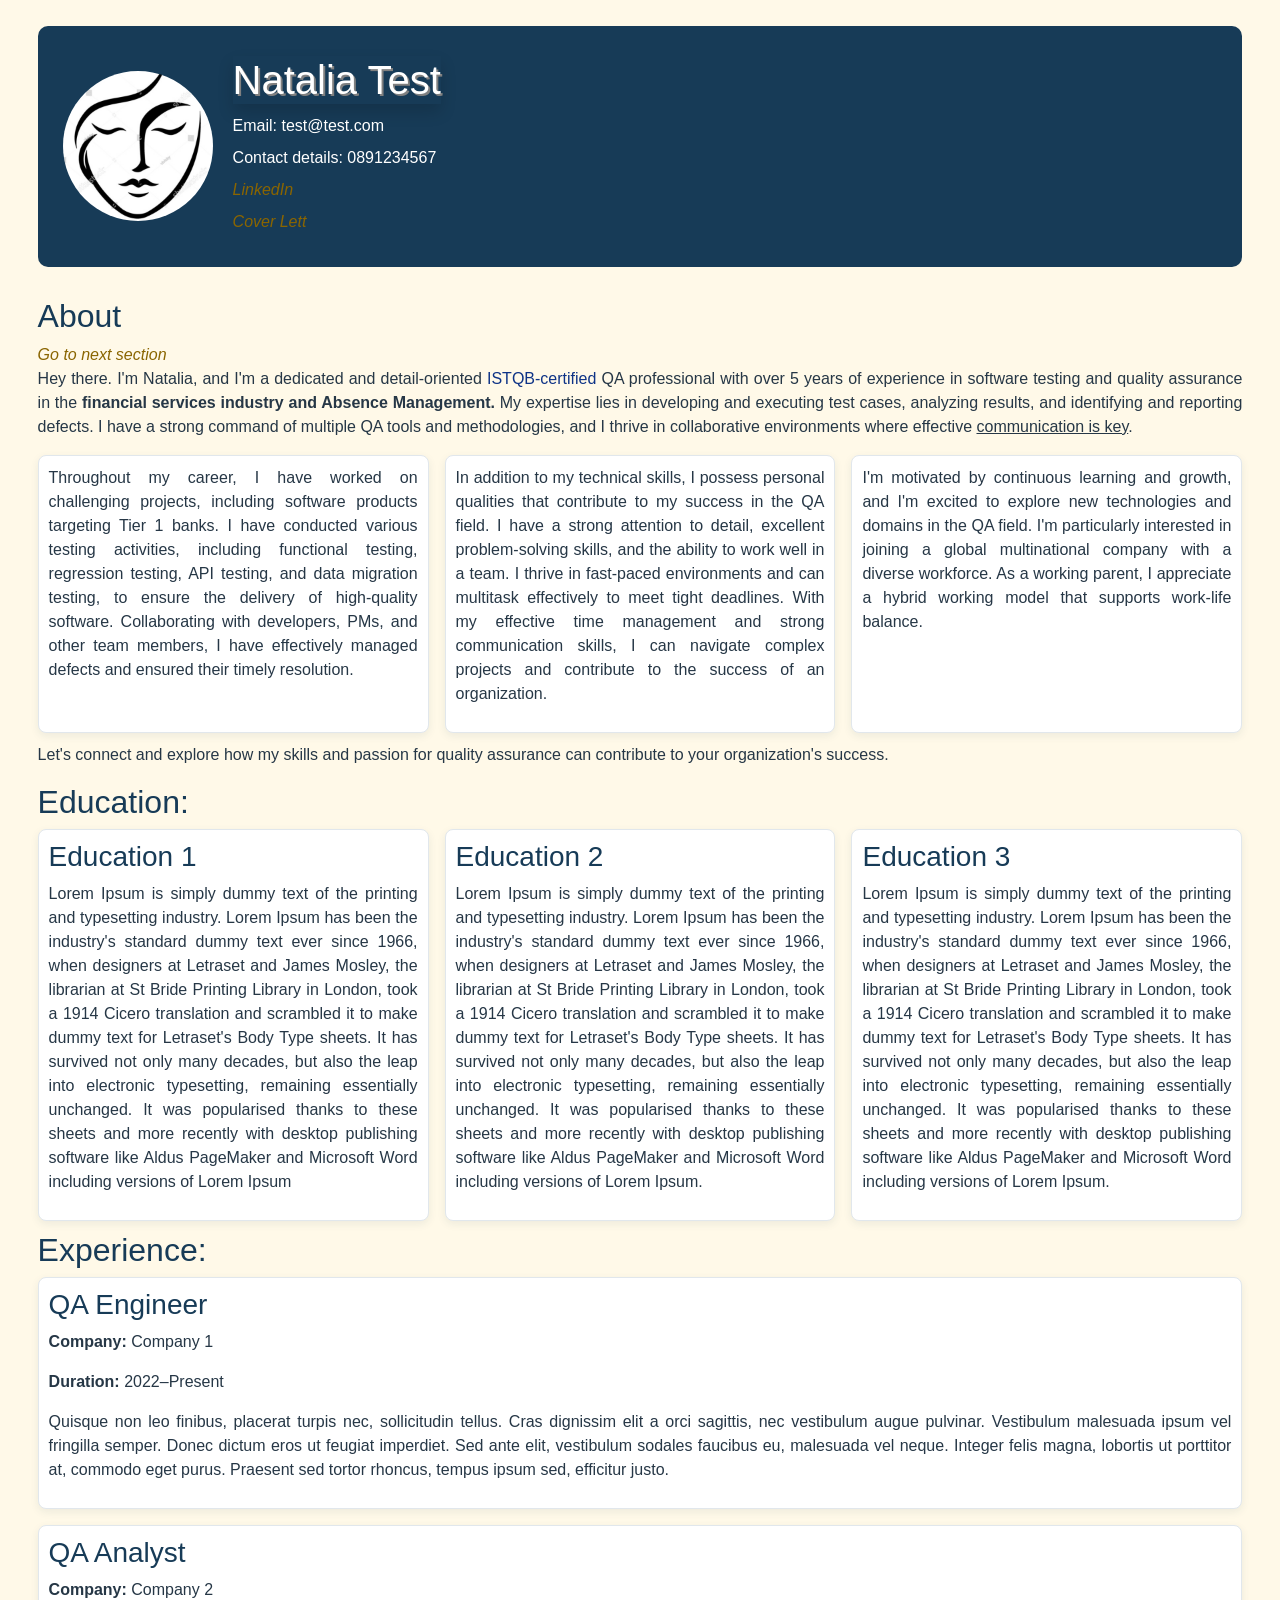
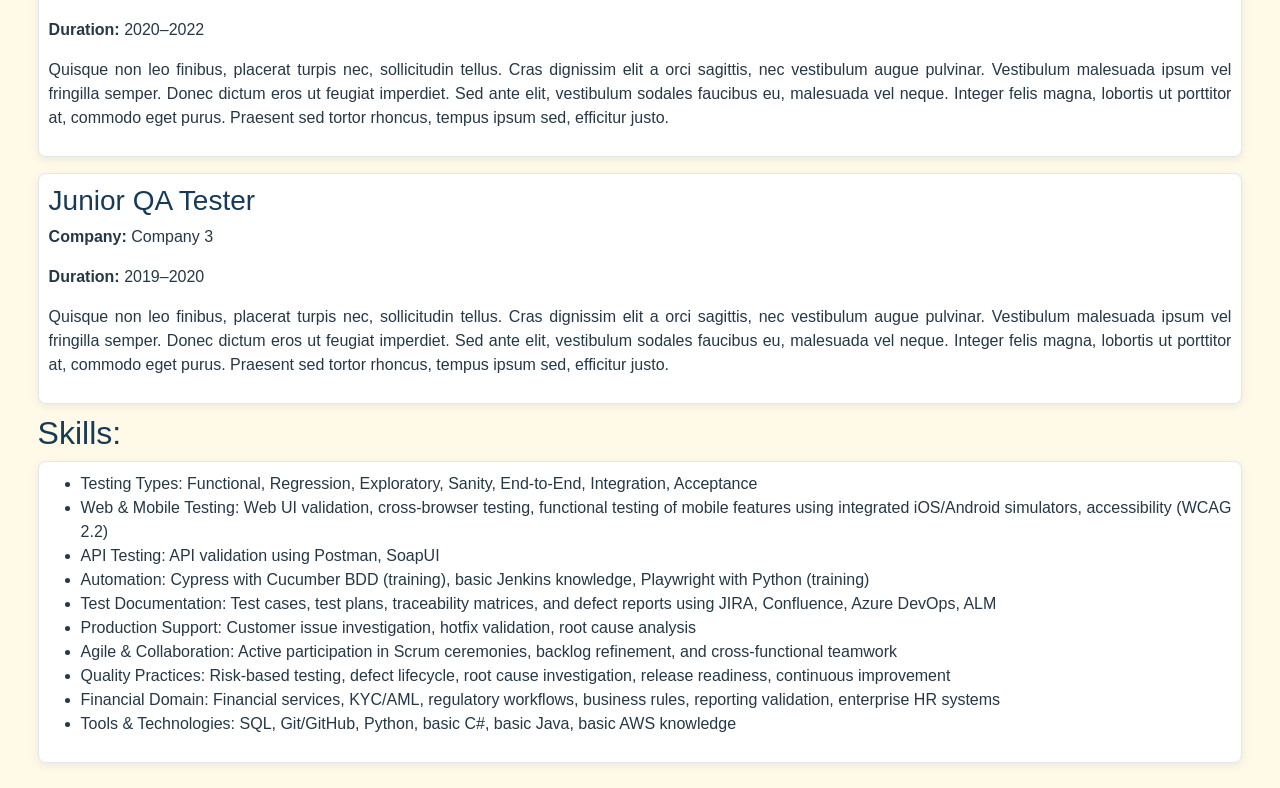
<file: index.html>
<!DOCTYPE html>
<html>
	<head>
		<meta charset="UTF-8">
		<meta name="viewport" 
		content="width=device-width, initial-scale=1.0">
		<title>Natalia Test | QA Engineer CV</title>
		<link
			href="https://cdn.jsdelivr.net/npm/bootstrap@5.3.8/dist/css/bootstrap.min.css"
			rel="stylesheet"
			integrity="sha384-sRIl4kxILFvY47J16cr9ZwB07vP4J8+LH7qKQnuqkuIAvNWLzeN8tE5YBujZqJLB"
			crossorigin="anonymous">		
		<link rel="stylesheet" href="styles/style.css">
	</head>
	<body>
		<div class="container-fluid">
			<div class="header">
				<img src="images/photo.jpg" alt="Photo of Natalia"
					 class="profile-photo">

				<div class="contact-info">
					<h1 class="shadow">Natalia Test</h1>
					<p>Email: test@test.com</p>
					<p>Contact details: 0891234567</p>
					<p><a href="#">LinkedIn</a></p>
					<p><a href="coverletter/index.html">Cover Lett</a></p>
				</div>
			</div>
			<div id="about">
				<h2>About</h2>
				<a href="#education">Go to next section</a>
				<p>Hey there. I'm Natalia, and I'm a dedicated and detail-oriented <span style="color:#0E3386">ISTQB-certified</span> QA professional with over 5 years of experience in software testing and quality assurance in the <span style="font-weight: bold">financial services industry and Absence Management.</span> My expertise lies in developing and executing test cases, analyzing results, and identifying and reporting defects. I have a strong command of multiple QA tools and methodologies, and I thrive in collaborative environments where effective <span style="text-decoration: underline">communication is key</span>.</p>
				<div id="about-section" class="row g-3">
					<div class="col-12 col-md-4">
						<div class="about-box h-100">
							<p>Throughout my career, I have worked on challenging projects, including software products targeting Tier 1 banks. I have conducted various testing activities, including functional testing, regression testing, API testing, and data migration testing, to ensure the delivery of high-quality software. Collaborating with developers, PMs, and other team members, I have effectively managed defects and ensured their timely resolution.</p>
						</div>
					</div>
					<div class="col-12 col-md-4">					
						<div class="about-box h-100">
							<p>In addition to my technical skills, I possess personal qualities that contribute to my success in the QA field. I have a strong attention to detail, excellent problem-solving skills, and the ability to work well in a team. I thrive in fast-paced environments and can multitask effectively to meet tight deadlines. With my effective time management and strong communication skills, I can navigate complex projects and contribute to the success of an organization.</p>
						</div>
					</div>
					<div class="col-12 col-md-4">					
						<div class="about-box h-100">
							<p>I'm motivated by continuous learning and growth, and I'm excited to explore new technologies and domains in the QA field. I'm particularly interested in joining a global multinational company with a diverse workforce. As a working parent, I appreciate a hybrid working model that supports work-life balance.</p>
						</div>
					</div>
				</div>
			</div>
			<p>Let's connect and explore how my skills and passion for quality assurance can contribute to your organization's success.</p>
			
			<div id="education">
				<h2>Education:</h2>
				<div id="education-section" class="row g-3">
					<div class="col-12 col-md-4">
						<div class="education-box">
							<h3>Education 1</h3>
							<p>Lorem Ipsum is simply dummy text of the printing and typesetting industry. Lorem Ipsum has been the industry's standard dummy text ever since 1966, when designers at Letraset and James Mosley, the librarian at St Bride Printing Library in London, took a 1914 Cicero translation and scrambled it to make dummy text for Letraset's Body Type sheets. It has survived not only many decades, but also the leap into electronic typesetting, remaining essentially unchanged. It was popularised thanks to these sheets and more recently with desktop publishing software like Aldus PageMaker and Microsoft Word including versions of Lorem Ipsum</p>
						</div>
					</div>
					<div class="col-12 col-md-4">				
						<div class="education-box">
							<h3>Education 2</h3>
							<p>Lorem Ipsum is simply dummy text of the printing and typesetting industry. Lorem Ipsum has been the industry's standard dummy text ever since 1966, when designers at Letraset and James Mosley, the librarian at St Bride Printing Library in London, took a 1914 Cicero translation and scrambled it to make dummy text for Letraset's Body Type sheets. It has survived not only many decades, but also the leap into electronic typesetting, remaining essentially unchanged. It was popularised thanks to these sheets and more recently with desktop publishing software like Aldus PageMaker and Microsoft Word including versions of Lorem Ipsum.</p>
						</div>
					</div>
					<div class="col-12 col-md-4">					
						<div class="education-box">
							<h3>Education 3</h3>
							<p>Lorem Ipsum is simply dummy text of the printing and typesetting industry. Lorem Ipsum has been the industry's standard dummy text ever since 1966, when designers at Letraset and James Mosley, the librarian at St Bride Printing Library in London, took a 1914 Cicero translation and scrambled it to make dummy text for Letraset's Body Type sheets. It has survived not only many decades, but also the leap into electronic typesetting, remaining essentially unchanged. It was popularised thanks to these sheets and more recently with desktop publishing software like Aldus PageMaker and Microsoft Word including versions of Lorem Ipsum.</p>
						</div>
					</div>
				</div>
			</div>	
			<div id="experience">
			<h2>Experience:</h2>
				<div id="experience-section" class="row g-3">
					<div class="col-12">
						<div class="experience-box">
							<h3>QA Engineer</h3>
							<p><strong>Company:</strong> Company 1</p>
							<p><strong>Duration:</strong> 2022–Present</p>
							<p>Quisque non leo finibus, placerat turpis nec, sollicitudin tellus. Cras dignissim elit a orci sagittis, nec vestibulum augue pulvinar. Vestibulum malesuada ipsum vel fringilla semper. Donec dictum eros ut feugiat imperdiet. Sed ante elit, vestibulum sodales faucibus eu, malesuada vel neque. Integer felis magna, lobortis ut porttitor at, commodo eget purus. Praesent sed tortor rhoncus, tempus ipsum sed, efficitur justo.</p>
						</div>
					</div>
					<div class="col-12">
						<div class="experience-box">
							<h3>QA Analyst</h3>
							<p><strong>Company:</strong> Company 2</p>
							<p><strong>Duration:</strong> 2020–2022</p>
							<p>Quisque non leo finibus, placerat turpis nec, sollicitudin tellus. Cras dignissim elit a orci sagittis, nec vestibulum augue pulvinar. Vestibulum malesuada ipsum vel fringilla semper. Donec dictum eros ut feugiat imperdiet. Sed ante elit, vestibulum sodales faucibus eu, malesuada vel neque. Integer felis magna, lobortis ut porttitor at, commodo eget purus. Praesent sed tortor rhoncus, tempus ipsum sed, efficitur justo.</p>
						</div>
					</div>
					<div class="col-12">
						<div class="experience-box">
							<h3>Junior QA Tester</h3>
							<p><strong>Company:</strong> Company 3</p>
							<p><strong>Duration:</strong> 2019–2020</p>
							<p>Quisque non leo finibus, placerat turpis nec, sollicitudin tellus. Cras dignissim elit a orci sagittis, nec vestibulum augue pulvinar. Vestibulum malesuada ipsum vel fringilla semper. Donec dictum eros ut feugiat imperdiet. Sed ante elit, vestibulum sodales faucibus eu, malesuada vel neque. Integer felis magna, lobortis ut porttitor at, commodo eget purus. Praesent sed tortor rhoncus, tempus ipsum sed, efficitur justo.</p>
						</div>
					</div>
				</div>
			</div>	
			<div id="skillset">
				<h2>Skills:</h2>
				<div class="skills-box">
					<ul>
						<li>Testing Types: Functional, Regression, Exploratory, Sanity, End-to-End, Integration, Acceptance</li>
						<li>Web & Mobile Testing: Web UI validation, cross-browser testing, functional testing of mobile features using integrated iOS/Android simulators, accessibility (WCAG 2.2)</li>
						<li>API Testing: API validation using Postman, SoapUI</li>
						<li>Automation: Cypress with Cucumber BDD (training), basic Jenkins knowledge, Playwright with Python (training)</li>
						<li>Test Documentation: Test cases, test plans, traceability matrices, and defect reports using JIRA, Confluence, Azure DevOps, ALM</li>
						<li>Production Support: Customer issue investigation, hotfix validation, root cause analysis</li>
						<li>Agile & Collaboration: Active participation in Scrum ceremonies, backlog refinement, and cross-functional teamwork</li>
						<li>Quality Practices: Risk-based testing, defect lifecycle, root cause investigation, release readiness, continuous improvement</li>
						<li>Financial Domain: Financial services, KYC/AML, regulatory workflows, business rules, reporting validation, enterprise HR systems</li>
						<li>Tools & Technologies: SQL, Git/GitHub, Python, basic C#, basic Java, basic AWS knowledge </li>
					</ul>
				</div>
			</div>			
		<script
			src="https://cdn.jsdelivr.net/npm/bootstrap@5.3.8/dist/js/bootstrap.bundle.min.js"
			integrity="sha384-FKyoEForCGlyvwx9Hj09JcYn3nv7wiPVlz7YYwJrWVcXK/BmnVDxM+D2scQbITxI"
			crossorigin="anonymous">
		</script>
	</body>	
</html>
</file>
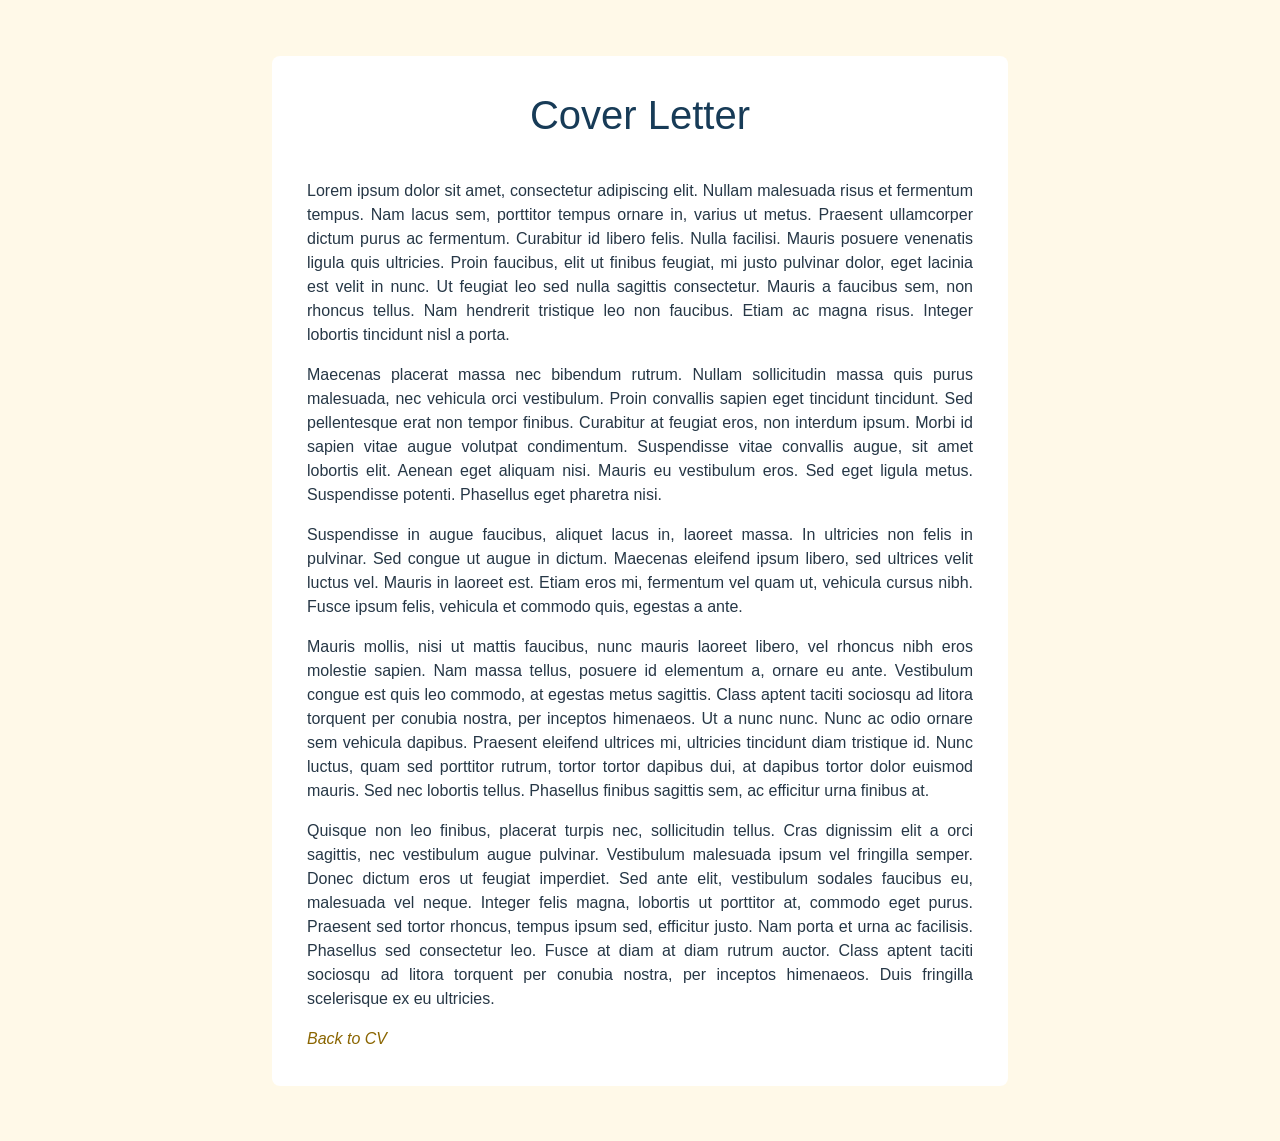
<file: coverletter/index.html>
<!DOCTYPE html>
<html>
	<head>
		<meta charset="UTF-8">
		<meta name="viewport"
			content="width=device-width, initial-scale=1.0">
		<title>Natalia Larionova | Cover Letter</title>
		<link
			href="https://cdn.jsdelivr.net/npm/bootstrap@5.3.8/dist/css/bootstrap.min.css"
			rel="stylesheet"
			integrity="sha384-sRIl4kxILFvY47J16cr9ZwB07vP4J8+LH7qKQnuqkuIAvNWLzeN8tE5YBujZqJLB"
			crossorigin="anonymous">
		<link rel="stylesheet" href="../styles/style.css">
	</head>
	<body>
		<div class="container">
			<div class="row justify-content-center">					
				<div class="col-12 col-lg-10 col-xl-8">
					<div class="cover-letter">
						<h1>Cover Letter</h1>
						<p>Lorem ipsum dolor sit amet, consectetur adipiscing elit. Nullam malesuada risus et fermentum tempus. Nam lacus sem, porttitor tempus ornare in, varius ut metus. Praesent ullamcorper dictum purus ac fermentum. Curabitur id libero felis. Nulla facilisi. Mauris posuere venenatis ligula quis ultricies. Proin faucibus, elit ut finibus feugiat, mi justo pulvinar dolor, eget lacinia est velit in nunc. Ut feugiat leo sed nulla sagittis consectetur. Mauris a faucibus sem, non rhoncus tellus. Nam hendrerit tristique leo non faucibus. Etiam ac magna risus. Integer lobortis tincidunt nisl a porta.</p>

						<p>Maecenas placerat massa nec bibendum rutrum. Nullam sollicitudin massa quis purus malesuada, nec vehicula orci vestibulum. Proin convallis sapien eget tincidunt tincidunt. Sed pellentesque erat non tempor finibus. Curabitur at feugiat eros, non interdum ipsum. Morbi id sapien vitae augue volutpat condimentum. Suspendisse vitae convallis augue, sit amet lobortis elit. Aenean eget aliquam nisi. Mauris eu vestibulum eros. Sed eget ligula metus. Suspendisse potenti. Phasellus eget pharetra nisi.</p>

						<p>Suspendisse in augue faucibus, aliquet lacus in, laoreet massa. In ultricies non felis in pulvinar. Sed congue ut augue in dictum. Maecenas eleifend ipsum libero, sed ultrices velit luctus vel. Mauris in laoreet est. Etiam eros mi, fermentum vel quam ut, vehicula cursus nibh. Fusce ipsum felis, vehicula et commodo quis, egestas a ante.</p>

						<p>Mauris mollis, nisi ut mattis faucibus, nunc mauris laoreet libero, vel rhoncus nibh eros molestie sapien. Nam massa tellus, posuere id elementum a, ornare eu ante. Vestibulum congue est quis leo commodo, at egestas metus sagittis. Class aptent taciti sociosqu ad litora torquent per conubia nostra, per inceptos himenaeos. Ut a nunc nunc. Nunc ac odio ornare sem vehicula dapibus. Praesent eleifend ultrices mi, ultricies tincidunt diam tristique id. Nunc luctus, quam sed porttitor rutrum, tortor tortor dapibus dui, at dapibus tortor dolor euismod mauris. Sed nec lobortis tellus. Phasellus finibus sagittis sem, ac efficitur urna finibus at.</p>

						<p>Quisque non leo finibus, placerat turpis nec, sollicitudin tellus. Cras dignissim elit a orci sagittis, nec vestibulum augue pulvinar. Vestibulum malesuada ipsum vel fringilla semper. Donec dictum eros ut feugiat imperdiet. Sed ante elit, vestibulum sodales faucibus eu, malesuada vel neque. Integer felis magna, lobortis ut porttitor at, commodo eget purus. Praesent sed tortor rhoncus, tempus ipsum sed, efficitur justo. Nam porta et urna ac facilisis. Phasellus sed consectetur leo. Fusce at diam at diam rutrum auctor. Class aptent taciti sociosqu ad litora torquent per conubia nostra, per inceptos himenaeos. Duis fringilla scelerisque ex eu ultricies.</p>
						<a href="../index.html" class="back-link">Back to CV</a>
					</div>
				</div>	
			</div>
		</div>
		<script
			src="https://cdn.jsdelivr.net/npm/bootstrap@5.3.8/dist/js/bootstrap.bundle.min.js"
			integrity="sha384-FKyoEForCGlyvwx9Hj09JcYn3nv7wiPVlz7YYwJrWVcXK/BmnVDxM+D2scQbITxI"
			crossorigin="anonymous">
		</script>	
	</body>	
</html>
</file>
<file: styles/style.css>
@media (max-width: 767.98px) {
	.cover-letter {
		padding: 20px;
	}
}
body{
	background: #FFF9E8;
	color: #263746;
	font-family: Helvetica, Arial;
	text-align: justify;
	padding:2%;
	margin:0;
}

.header {
    background: #173B57;
	color: #FFFFFF;
	display: flex;
    align-items: center;
    gap: 20px;
    margin-bottom: 30px;
	padding: 25px;
	border-radius: 10px;
}

.header h1 {
	color: #FFFFFF;
}

.profile-photo {
    width: 150px;
    height: 150px;
    object-fit: cover;
    border-radius: 50%;
}

.about-box, .education-box, .skills-box, .experience-box{
    background: #FFFFFF;
	border-radius: 8px;
	border: 1px solid #E1E7EC;
	box-shadow: 0 3px 8px #173b5714;
    padding: 10px;
}

h1, h2, h3 {
	color: #173B57;
}

.contact-info h1{
    margin-top: 5px;
    margin-bottom: 10px;
}

.contact-info p{
	margin:8px 0;
}

a {
	color: #8A6500;
	font-style: italic;
	text-decoration: none;
}

a:hover {
    text-decoration: underline;
}

.shadow{
	text-shadow: 2px 2px grey;
}

#about-section, #education-section, #experience-section {
	margin-bottom: 10px;
}

.experience-item h3 {
    color: #111184;
}

.cover-letter {
	margin: 30px auto;
	padding: 35px;
	background: white;
	border-radius: 8px;
}

.cover-letter h1 {
	text-align: center;
	padding-bottom: 15px;
	margin-bottom: 25px;
}
</file>
